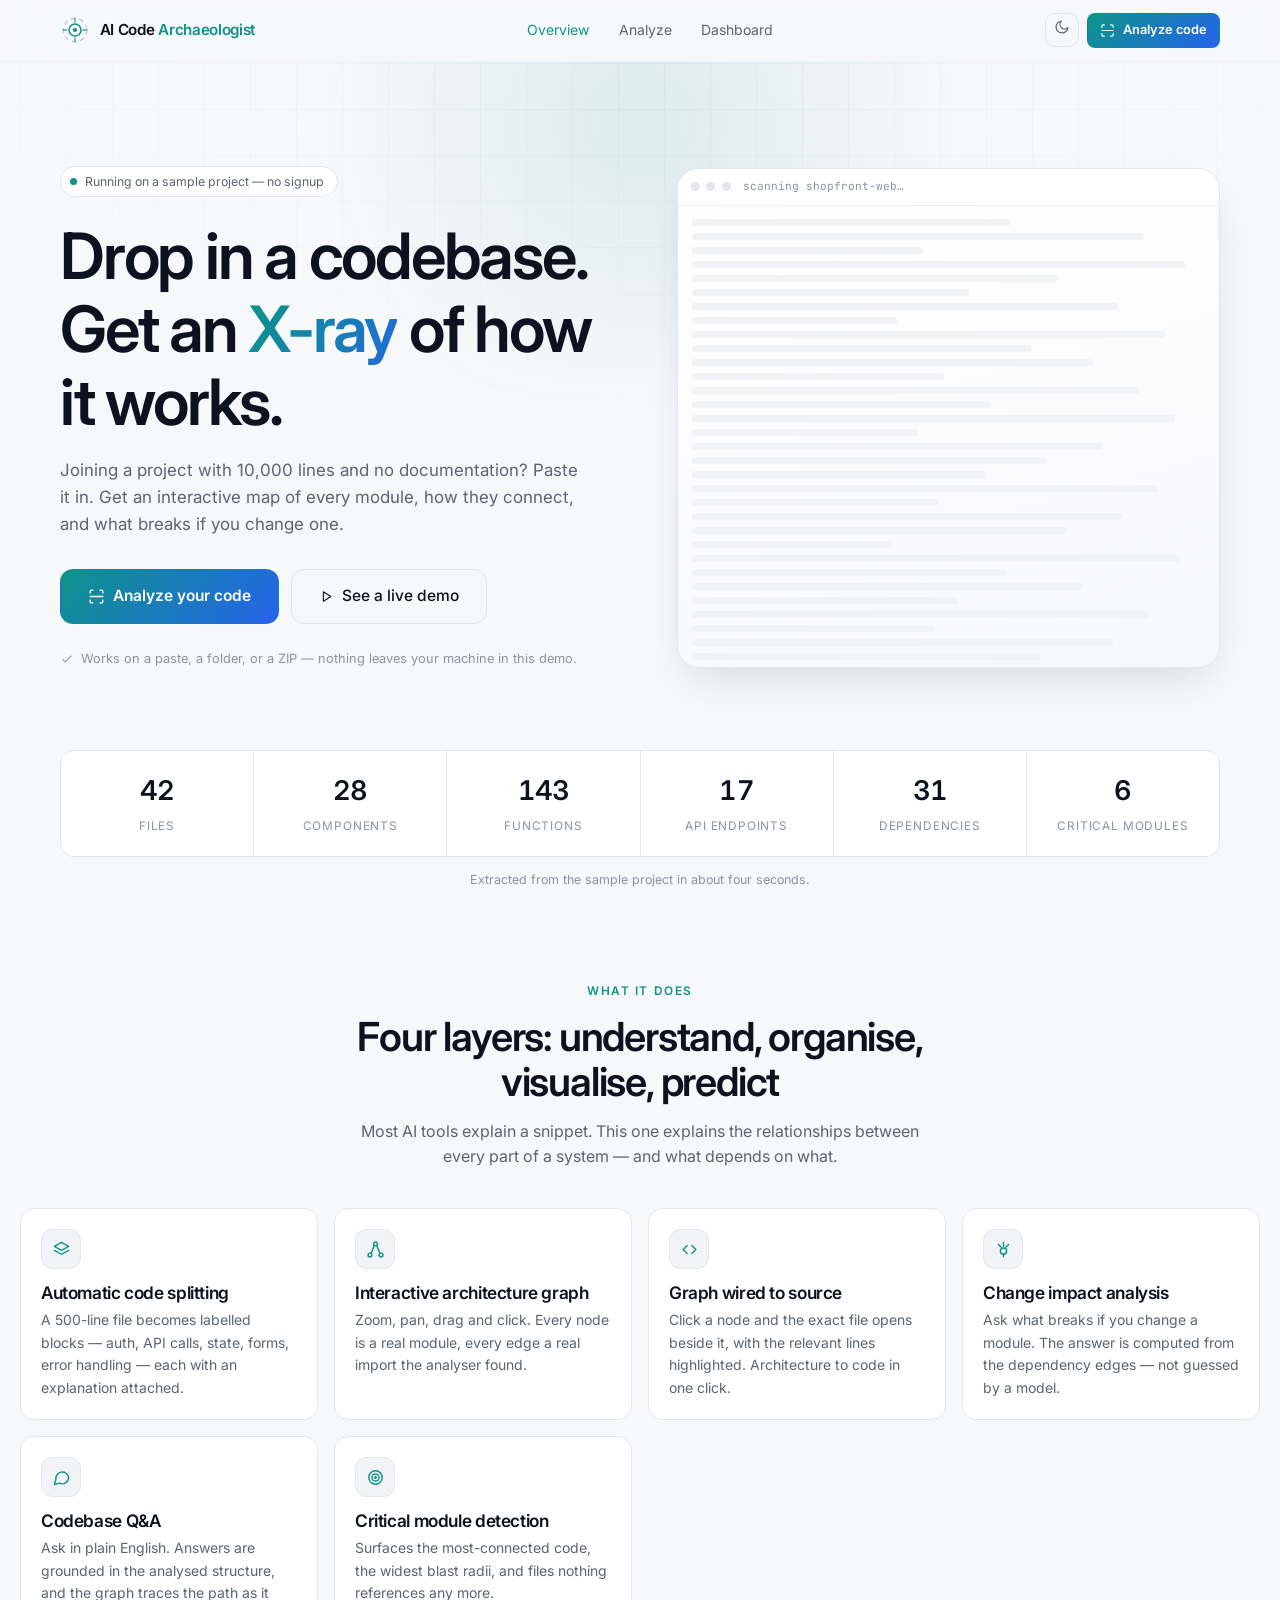
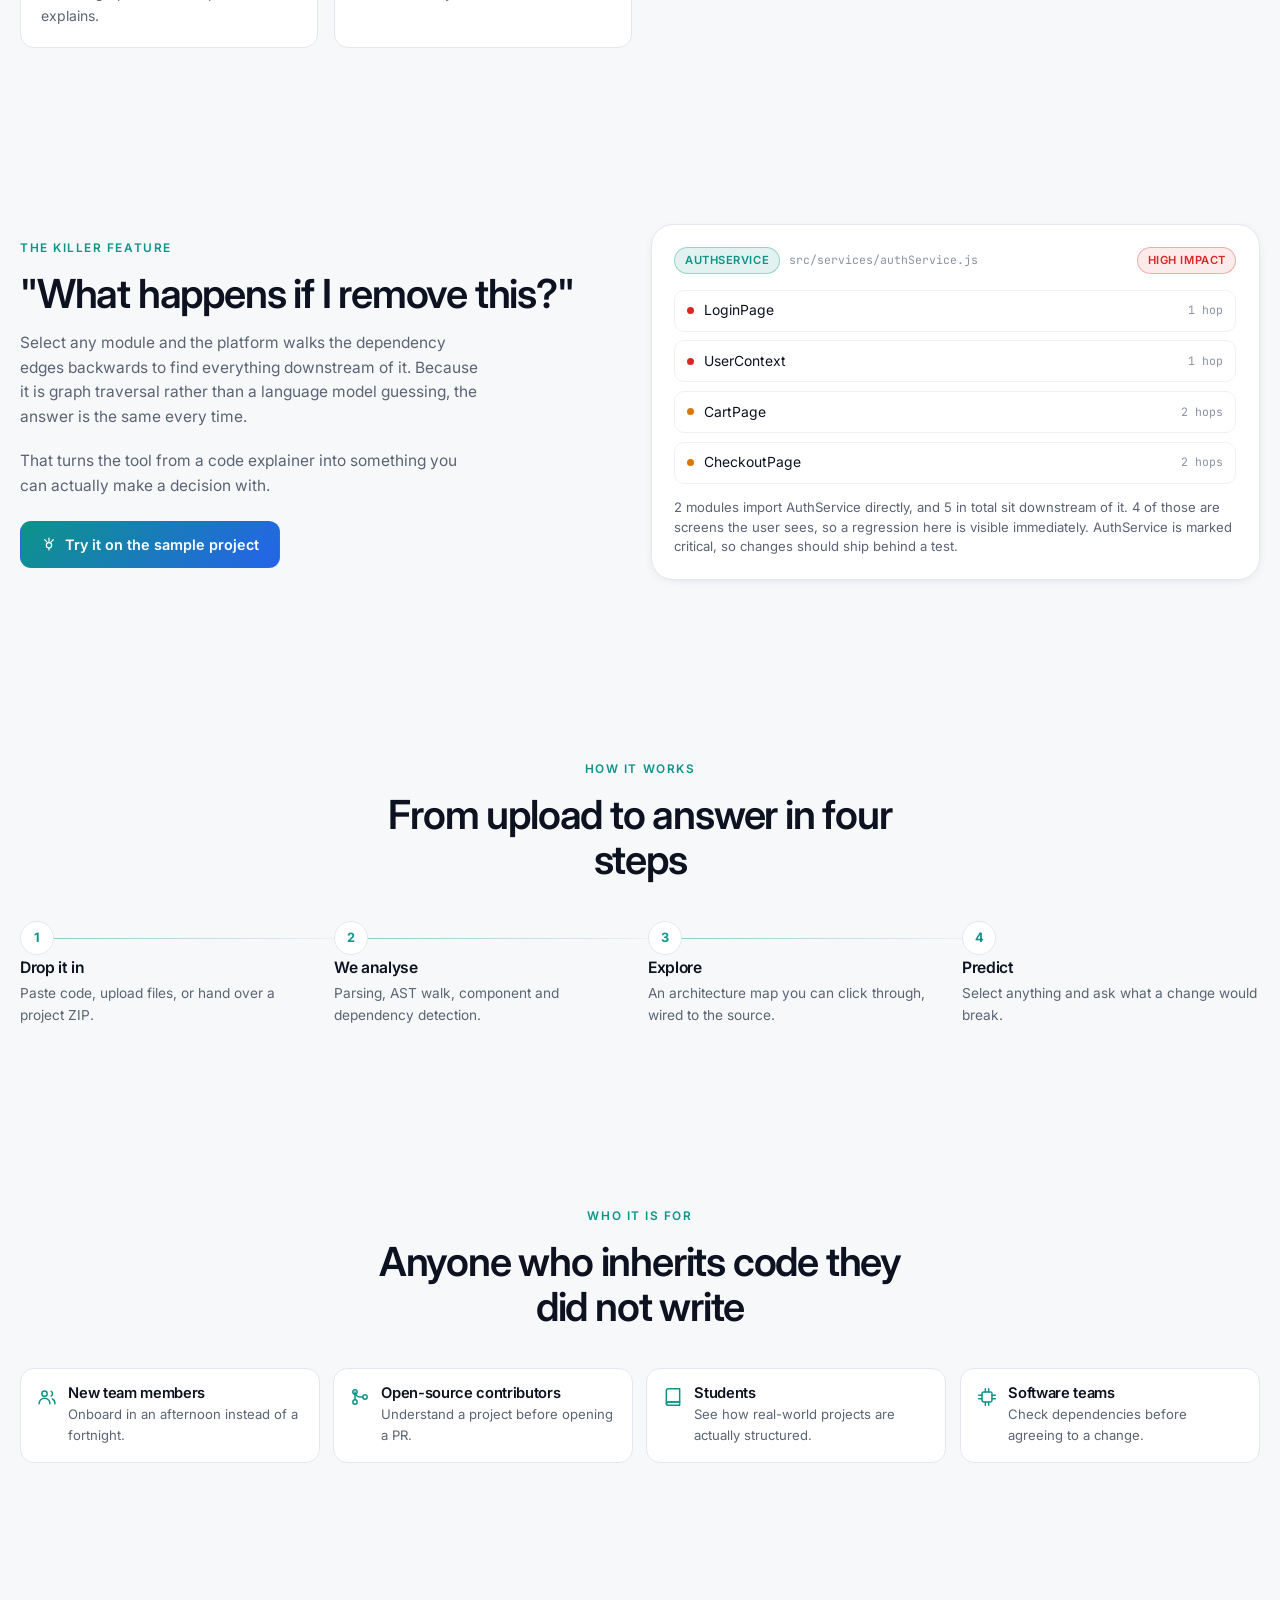
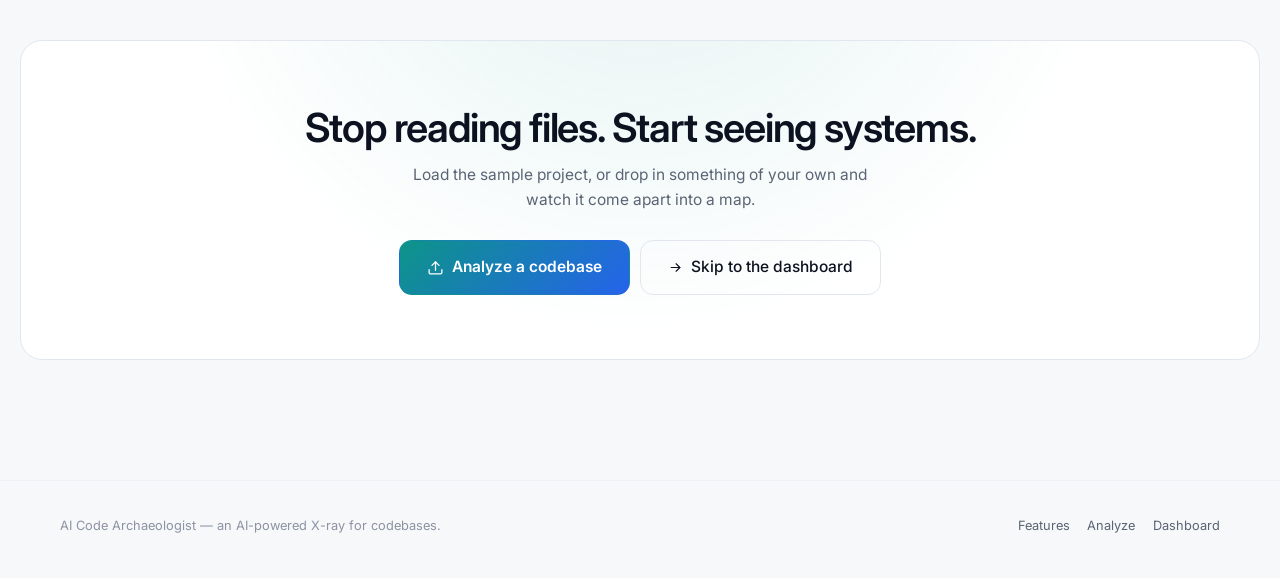
<file: index.html>
<!DOCTYPE html>
<html lang="en" data-theme="dark">
<head>
<meta charset="UTF-8">
<meta name="viewport" content="width=device-width, initial-scale=1">
<title>AI Code Archaeologist — Drop in a codebase. Get an X-ray of how it works.</title>
<meta name="description" content="AI Code Archaeologist turns an unfamiliar codebase into an interactive architecture map — and tells you what breaks if you change it.">
<link rel="icon" href="brand/mark.svg">
<link rel="preconnect" href="https://fonts.googleapis.com">
<link rel="preconnect" href="https://fonts.gstatic.com" crossorigin>
<link href="https://fonts.googleapis.com/css2?family=Inter:wght@400;500;600;700&family=JetBrains+Mono:wght@400;500&display=swap" rel="stylesheet">
<link rel="stylesheet" href="styles/base.css">
<link rel="stylesheet" href="styles/components.css">
<link rel="stylesheet" href="styles/pages.css">
<script>
  (function () {
    var t; try { t = localStorage.getItem('aca-theme'); } catch (e) {}
    if (!t) t = window.matchMedia('(prefers-color-scheme: light)').matches ? 'light' : 'dark';
    document.documentElement.setAttribute('data-theme', t);
  })();
</script>
</head>
<body>
  <a class="skip-link" href="#main">Skip to content</a>
  <div id="nav-root"></div>
  <main id="main" tabindex="-1"></main>
  <div id="toast-root" class="toast-root" role="status" aria-live="polite"></div>
  <script type="module" src="js/app.js"></script>
</body>
</html>
</file>
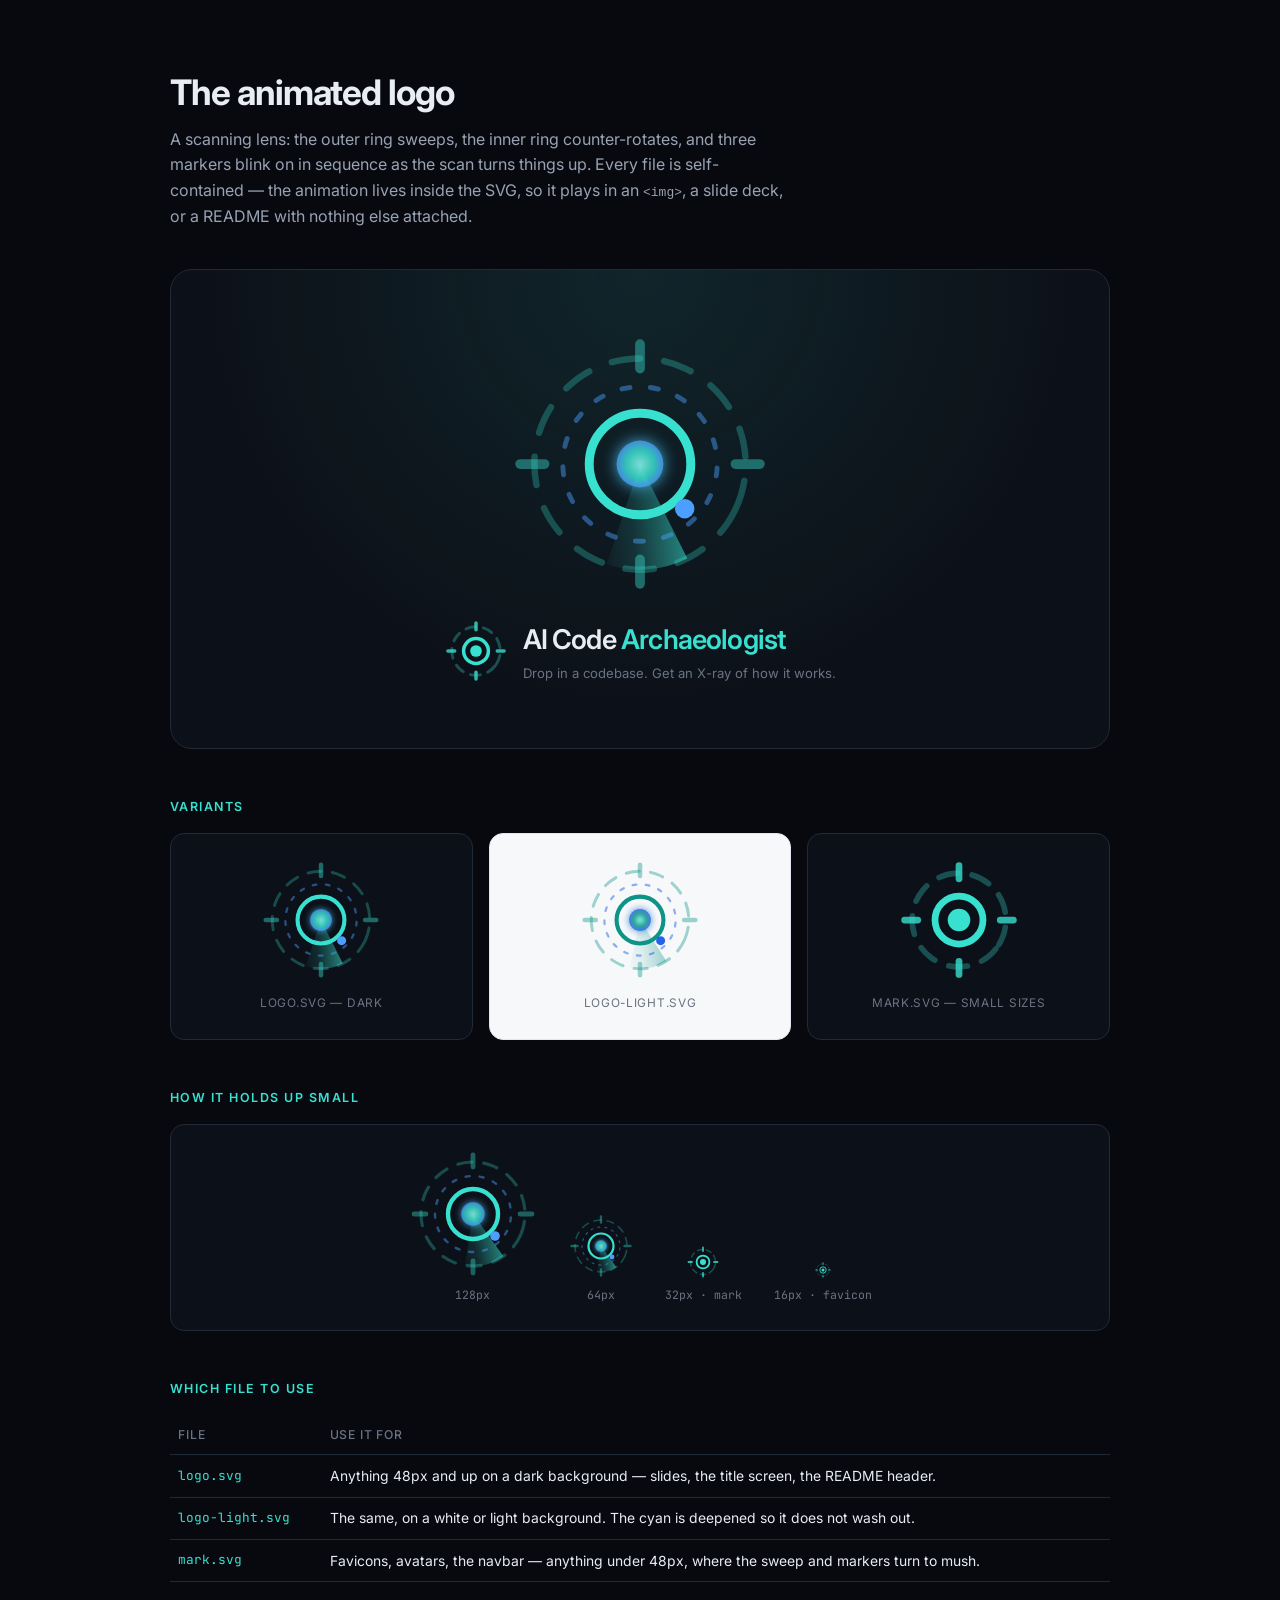
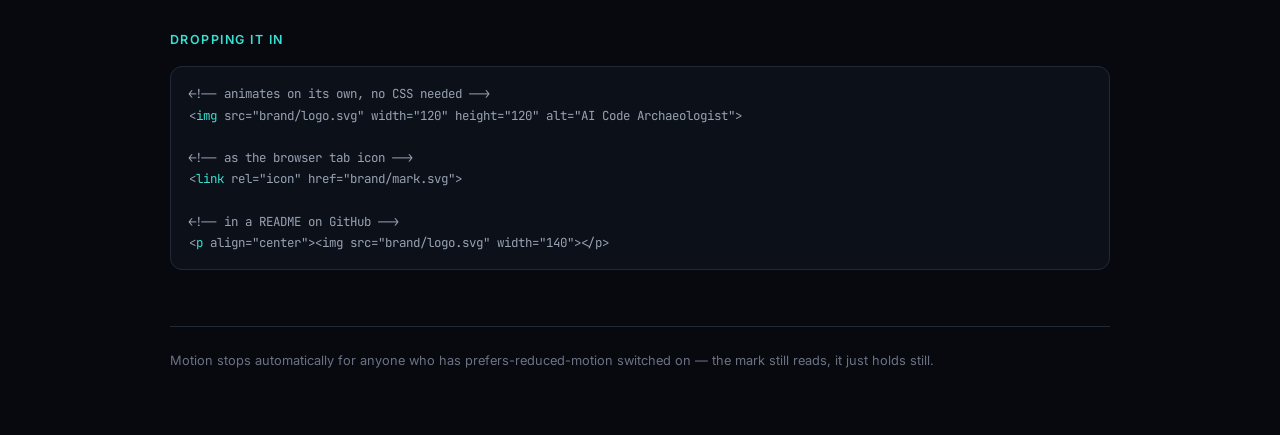
<file: brand/index.html>
<!DOCTYPE html>
<html lang="en">
<head>
<meta charset="UTF-8">
<meta name="viewport" content="width=device-width, initial-scale=1">
<title>AI Code Archaeologist — logo</title>
<link rel="icon" href="mark.svg">
<link rel="preconnect" href="https://fonts.googleapis.com">
<link rel="preconnect" href="https://fonts.gstatic.com" crossorigin>
<link href="https://fonts.googleapis.com/css2?family=Inter:wght@400;500;600;700&family=JetBrains+Mono:wght@400&display=swap" rel="stylesheet">
<style>
  :root {
    --bg: #07090f; --bg-1: #0c1018; --line: #222a37;
    --text: #e8ecf3; --dim: #98a2b3; --faint: #6b7383;
    --accent: #38e0d0; --accent-2: #4d9fff;
  }
  * { box-sizing: border-box; }
  body {
    margin: 0; background: var(--bg); color: var(--text);
    font-family: Inter, -apple-system, "Segoe UI", sans-serif;
    line-height: 1.6; padding: clamp(1.5rem, 5vw, 4rem);
  }
  .wrap { max-width: 940px; margin: 0 auto; }
  h1 { font-size: clamp(1.6rem, 4vw, 2.2rem); letter-spacing: -.03em; margin: 0 0 .4rem; }
  h2 {
    font-size: .78rem; font-weight: 600; letter-spacing: .12em;
    text-transform: uppercase; color: var(--accent);
    margin: 3rem 0 1rem;
  }
  p.lede { color: var(--dim); margin: 0 0 2.5rem; max-width: 62ch; }

  .hero {
    display: grid; place-items: center; gap: 1.5rem;
    padding: clamp(2rem, 6vw, 4rem);
    border: 1px solid var(--line); border-radius: 22px;
    background: radial-gradient(700px circle at 50% 0%, rgba(56,224,208,.10), transparent 65%), var(--bg-1);
  }
  .hero img { width: min(260px, 60vw); height: auto; }

  .lockup { display: flex; align-items: center; gap: 1rem; }
  .lockup img { width: 62px; height: 62px; }
  .lockup .name { font-size: 1.7rem; font-weight: 600; letter-spacing: -.03em; }
  .lockup .name b { color: var(--accent); font-weight: 600; }
  .lockup .tag { font-size: .82rem; color: var(--faint); margin-top: .1rem; }

  .grid { display: grid; grid-template-columns: repeat(auto-fit, minmax(190px, 1fr)); gap: 1rem; }
  .card {
    display: grid; place-items: center; gap: .9rem;
    padding: 1.6rem 1rem;
    border: 1px solid var(--line); border-radius: 14px; background: var(--bg-1);
  }
  .card.light { background: #f7f8fa; border-color: #e2e6ee; }
  .card .label { font-size: .74rem; color: var(--faint); letter-spacing: .06em; text-transform: uppercase; }
  .card.light .label { color: #6b7280; }

  .sizes { display: flex; align-items: flex-end; gap: 2rem; flex-wrap: wrap; padding: 1.6rem; }
  .sizes figure { margin: 0; display: grid; justify-items: center; gap: .5rem; }
  .sizes figcaption { font-size: .72rem; color: var(--faint); font-family: "JetBrains Mono", monospace; }

  pre {
    margin: 0; padding: 1rem 1.1rem; overflow-x: auto;
    border: 1px solid var(--line); border-radius: 12px; background: var(--bg-1);
    font-family: "JetBrains Mono", monospace; font-size: .78rem; line-height: 1.7;
    color: var(--dim);
  }
  pre b { color: var(--accent); font-weight: 400; }
  table { width: 100%; border-collapse: collapse; font-size: .87rem; }
  td, th { text-align: left; padding: .6rem .5rem; border-bottom: 1px solid var(--line); }
  th { color: var(--faint); font-weight: 500; font-size: .76rem; text-transform: uppercase; letter-spacing: .07em; }
  td.mono { font-family: "JetBrains Mono", monospace; font-size: .8rem; color: var(--accent); }
  footer { margin-top: 3.5rem; padding-top: 1.5rem; border-top: 1px solid var(--line); color: var(--faint); font-size: .8rem; }
</style>
</head>
<body>
<div class="wrap">

  <h1>The animated logo</h1>
  <p class="lede">
    A scanning lens: the outer ring sweeps, the inner ring counter-rotates, and three
    markers blink on in sequence as the scan turns things up. Every file is
    self-contained — the animation lives inside the SVG, so it plays in an
    <code>&lt;img&gt;</code>, a slide deck, or a README with nothing else attached.
  </p>

  <div class="hero">
    <img src="logo.svg" alt="AI Code Archaeologist logo, animated">
    <div class="lockup">
      <img src="mark.svg" alt="">
      <div>
        <div class="name">AI Code <b>Archaeologist</b></div>
        <div class="tag">Drop in a codebase. Get an X-ray of how it works.</div>
      </div>
    </div>
  </div>

  <h2>Variants</h2>
  <div class="grid">
    <div class="card">
      <img src="logo.svg" width="120" height="120" alt="Full mark on dark">
      <span class="label">logo.svg — dark</span>
    </div>
    <div class="card light">
      <img src="logo-light.svg" width="120" height="120" alt="Full mark on light">
      <span class="label">logo-light.svg</span>
    </div>
    <div class="card">
      <img src="mark.svg" width="120" height="120" alt="Simplified mark">
      <span class="label">mark.svg — small sizes</span>
    </div>
  </div>

  <h2>How it holds up small</h2>
  <div class="card sizes" style="justify-content:center">
    <figure><img src="logo.svg" width="128" height="128" alt=""><figcaption>128px</figcaption></figure>
    <figure><img src="logo.svg" width="64" height="64" alt=""><figcaption>64px</figcaption></figure>
    <figure><img src="mark.svg" width="32" height="32" alt=""><figcaption>32px · mark</figcaption></figure>
    <figure><img src="mark.svg" width="16" height="16" alt=""><figcaption>16px · favicon</figcaption></figure>
  </div>

  <h2>Which file to use</h2>
  <table>
    <tr><th>File</th><th>Use it for</th></tr>
    <tr><td class="mono">logo.svg</td><td>Anything 48px and up on a dark background — slides, the title screen, the README header.</td></tr>
    <tr><td class="mono">logo-light.svg</td><td>The same, on a white or light background. The cyan is deepened so it does not wash out.</td></tr>
    <tr><td class="mono">mark.svg</td><td>Favicons, avatars, the navbar — anything under 48px, where the sweep and markers turn to mush.</td></tr>
  </table>

  <h2>Dropping it in</h2>
  <pre>&lt;!-- animates on its own, no CSS needed --&gt;
&lt;<b>img</b> src="brand/logo.svg" width="120" height="120" alt="AI Code Archaeologist"&gt;

&lt;!-- as the browser tab icon --&gt;
&lt;<b>link</b> rel="icon" href="brand/mark.svg"&gt;

&lt;!-- in a README on GitHub --&gt;
&lt;<b>p</b> align="center"&gt;&lt;img src="brand/logo.svg" width="140"&gt;&lt;/p&gt;</pre>

  <footer>
    Motion stops automatically for anyone who has <span class="mono">prefers-reduced-motion</span>
    switched on — the mark still reads, it just holds still.
  </footer>

</div>
</body>
</html>
</file>
<file: styles/base.css>
/* ======================================================================
   base.css — design tokens, reset, typography, motion primitives
   ====================================================================== */

:root {
  /* surfaces */
  --bg:          #07090f;
  --bg-1:        #0c1018;
  --bg-2:        #11161f;
  --bg-3:        #171d28;
  --line:        #222a37;
  --line-soft:   #1a212c;

  /* text */
  --text:        #e8ecf3;
  --text-dim:    #98a2b3;
  --text-faint:  #6b7383;

  /* brand — "x-ray" cyan */
  --accent:      #38e0d0;
  --accent-2:    #4d9fff;
  --accent-ink:  #041613;
  --accent-glow: rgba(56, 224, 208, .16);

  /* semantic — impact levels */
  --high:        #ff5d5d;
  --med:         #ffb63d;
  --low:         #4ade80;
  --high-bg:     rgba(255, 93, 93, .12);
  --med-bg:      rgba(255, 182, 61, .12);
  --low-bg:      rgba(74, 222, 128, .12);

  /* layer colors — graph nodes */
  --layer-ui:    #4d9fff;
  --layer-logic: #a78bfa;
  --layer-api:   #38e0d0;
  --layer-data:  #f59e0b;
  --layer-other: #8b93a3;

  --radius:    14px;
  --radius-sm: 9px;
  --radius-lg: 22px;

  --shadow:    0 18px 50px -12px rgba(0, 0, 0, .7);
  --shadow-sm: 0 4px 18px -6px rgba(0, 0, 0, .5);

  --ease:      cubic-bezier(.22, 1, .36, 1);
  --ease-soft: cubic-bezier(.4, 0, .2, 1);

  --nav-h: 62px;
  --maxw: 1240px;
}

[data-theme="light"] {
  --bg:          #f7f8fa;
  --bg-1:        #ffffff;
  --bg-2:        #ffffff;
  --bg-3:        #f1f3f7;
  --line:        #e2e6ee;
  --line-soft:   #edf0f5;

  --text:        #0d1220;
  --text-dim:    #5b6474;
  --text-faint:  #8b93a3;

  --accent:      #0d9488;
  --accent-2:    #2563eb;
  --accent-ink:  #ffffff;
  --accent-glow: rgba(13, 148, 136, .12);

  --high:        #dc2626;
  --med:         #d97706;
  --low:         #16a34a;
  --high-bg:     rgba(220, 38, 38, .09);
  --med-bg:      rgba(217, 119, 6, .09);
  --low-bg:      rgba(22, 163, 74, .09);

  --layer-ui:    #2563eb;
  --layer-logic: #7c3aed;
  --layer-api:   #0d9488;
  --layer-data:  #d97706;
  --layer-other: #6b7280;

  --shadow:    0 18px 44px -16px rgba(15, 23, 42, .18);
  --shadow-sm: 0 3px 14px -6px rgba(15, 23, 42, .14);
}

/* ---- reset ----------------------------------------------------------- */
*, *::before, *::after { box-sizing: border-box; }

html { scroll-behavior: smooth; }

body {
  margin: 0;
  background: var(--bg);
  color: var(--text);
  font-family: Inter, -apple-system, BlinkMacSystemFont, "Segoe UI", sans-serif;
  font-size: 15.5px;
  line-height: 1.6;
  -webkit-font-smoothing: antialiased;
  overflow-x: hidden;
  transition: background .35s var(--ease-soft), color .35s var(--ease-soft);
}

h1, h2, h3, h4 { margin: 0; font-weight: 600; letter-spacing: -.022em; line-height: 1.14; }
h1 { font-size: clamp(2.3rem, 5.4vw, 4rem); letter-spacing: -.035em; }
h2 { font-size: clamp(1.7rem, 3.4vw, 2.5rem); letter-spacing: -.03em; }
h3 { font-size: 1.08rem; }
p  { margin: 0; }
a  { color: inherit; text-decoration: none; }
button, input, textarea, select { font: inherit; color: inherit; }
ul, ol { margin: 0; padding: 0; list-style: none; }

code, pre, .mono {
  font-family: "JetBrains Mono", ui-monospace, SFMono-Regular, Menlo, monospace;
  font-size: .82rem;
  font-variant-ligatures: none;
}

::selection { background: var(--accent); color: var(--accent-ink); }

:focus-visible {
  outline: 2px solid var(--accent);
  outline-offset: 3px;
  border-radius: 4px;
}

.skip-link {
  position: absolute;
  left: -9999px;
  top: .5rem;
  z-index: 999;
  padding: .6rem 1rem;
  background: var(--accent);
  color: var(--accent-ink);
  border-radius: var(--radius-sm);
  font-weight: 600;
}
.skip-link:focus { left: .5rem; }

#main { outline: none; }

/* ---- scrollbars ------------------------------------------------------ */
* { scrollbar-width: thin; scrollbar-color: var(--line) transparent; }
*::-webkit-scrollbar { width: 9px; height: 9px; }
*::-webkit-scrollbar-track { background: transparent; }
*::-webkit-scrollbar-thumb {
  background: var(--line);
  border-radius: 99px;
  border: 2px solid transparent;
  background-clip: content-box;
}
*::-webkit-scrollbar-thumb:hover { background: var(--text-faint); background-clip: content-box; }

/* ---- layout helpers -------------------------------------------------- */
.wrap { width: 100%; max-width: var(--maxw); margin: 0 auto; padding: 0 clamp(1.1rem, 4vw, 2.5rem); }
.narrow { max-width: 900px; }
.center { text-align: center; }
.dim { color: var(--text-dim); }
.faint { color: var(--text-faint); }
.row { display: flex; align-items: center; gap: .6rem; }
.spread { display: flex; align-items: center; justify-content: space-between; gap: 1rem; }
.sr-only {
  position: absolute; width: 1px; height: 1px; padding: 0; margin: -1px;
  overflow: hidden; clip: rect(0 0 0 0); white-space: nowrap; border: 0;
}

/* ---- motion primitives ----------------------------------------------- */
@keyframes fade-up   { from { opacity: 0; transform: translateY(18px); } to { opacity: 1; transform: none; } }
@keyframes fade-in   { from { opacity: 0; } to { opacity: 1; } }
@keyframes scale-in  { from { opacity: 0; transform: scale(.96); } to { opacity: 1; transform: none; } }
@keyframes slide-left{ from { opacity: 0; transform: translateX(22px); } to { opacity: 1; transform: none; } }
@keyframes pulse-ring{
  0%   { box-shadow: 0 0 0 0 var(--accent-glow); }
  70%  { box-shadow: 0 0 0 12px transparent; }
  100% { box-shadow: 0 0 0 0 transparent; }
}
@keyframes spin { to { transform: rotate(360deg); } }
@keyframes dash-flow { to { stroke-dashoffset: -1000; } }
@keyframes float {
  0%, 100% { transform: translateY(0); }
  50%      { transform: translateY(-7px); }
}
@keyframes shimmer {
  0%   { background-position: -420px 0; }
  100% { background-position: 420px 0; }
}
@keyframes blink { 0%, 100% { opacity: 1; } 50% { opacity: 0; } }

.anim-fade-up  { animation: fade-up .62s var(--ease) both; }
.anim-fade-in  { animation: fade-in .5s var(--ease-soft) both; }
.anim-scale-in { animation: scale-in .45s var(--ease) both; }

/* scroll-reveal — driven by IntersectionObserver in js/lib/reveal.js */
[data-reveal] {
  opacity: 0;
  transform: translateY(20px);
  transition: opacity .7s var(--ease), transform .7s var(--ease);
  will-change: opacity, transform;
}
[data-reveal].in { opacity: 1; transform: none; }

/* page transition */
.page { animation: fade-up .5s var(--ease) both; }
.page-leave { animation: fade-in .18s reverse both; }

@media (prefers-reduced-motion: reduce) {
  html { scroll-behavior: auto; }
  *, *::before, *::after {
    animation-duration: .001ms !important;
    animation-iteration-count: 1 !important;
    transition-duration: .001ms !important;
  }
  [data-reveal] { opacity: 1; transform: none; }
}
</file>
<file: styles/components.css>
/* ======================================================================
   components.css — navbar, buttons, cards, badges, panels, chat, toast
   ====================================================================== */

/* ---- navbar ---------------------------------------------------------- */
.nav {
  position: sticky; top: 0; z-index: 50;
  height: var(--nav-h);
  display: flex; align-items: center;
  background: color-mix(in srgb, var(--bg) 76%, transparent);
  backdrop-filter: blur(16px) saturate(160%);
  border-bottom: 1px solid var(--line-soft);
  transition: border-color .3s, background .3s;
}
.nav.scrolled { border-bottom-color: var(--line); background: color-mix(in srgb, var(--bg) 92%, transparent); }
.nav .wrap { display: flex; align-items: center; justify-content: space-between; gap: 1rem; }

.logo { display: flex; align-items: center; gap: .6rem; font-weight: 600; letter-spacing: -.02em; }
.logo svg { flex: none; }
.logo .ring { transform-origin: 16px 16px; animation: spin 14s linear infinite; }
.logo .beam { animation: blink 2.6s var(--ease-soft) infinite; }
.logo-text { font-size: .95rem; white-space: nowrap; }
.logo-text b { color: var(--accent); font-weight: 600; }

.nav-links { display: flex; align-items: center; gap: .25rem; }
.nav-link {
  padding: .45rem .8rem;
  border-radius: 99px;
  font-size: .875rem;
  color: var(--text-dim);
  transition: color .2s, background .2s;
}
.nav-link:hover { color: var(--text); background: var(--bg-2); }
.nav-link.active { color: var(--accent); }

.nav-actions { display: flex; align-items: center; gap: .5rem; }

.icon-btn {
  width: 34px; height: 34px;
  display: grid; place-items: center;
  border: 1px solid var(--line);
  border-radius: 10px;
  background: transparent;
  color: var(--text-dim);
  cursor: pointer;
  transition: color .2s, border-color .2s, background .2s, transform .15s var(--ease);
}
.icon-btn:hover { color: var(--text); border-color: var(--text-faint); background: var(--bg-2); }
.icon-btn:active { transform: scale(.93); }

/* ---- buttons --------------------------------------------------------- */
.btn {
  position: relative;
  display: inline-flex; align-items: center; justify-content: center; gap: .5rem;
  padding: .68rem 1.25rem;
  border: 1px solid var(--line);
  border-radius: 11px;
  background: var(--bg-2);
  font-size: .9rem; font-weight: 500;
  cursor: pointer;
  white-space: nowrap;
  transition: transform .16s var(--ease), background .2s, border-color .2s, box-shadow .25s, opacity .2s;
}
.btn:hover { transform: translateY(-2px); border-color: var(--text-faint); }
.btn:active { transform: translateY(0) scale(.985); }
.btn:disabled { opacity: .45; cursor: not-allowed; transform: none; }

.btn-primary {
  background: linear-gradient(135deg, var(--accent), var(--accent-2));
  border-color: transparent;
  color: var(--accent-ink);
  font-weight: 600;
}
.btn-primary:hover { box-shadow: 0 10px 30px -8px var(--accent-glow), 0 0 0 1px var(--accent); }
.btn-ghost { background: transparent; }
.btn-ghost:hover { background: var(--bg-2); }
.btn-lg { padding: .88rem 1.7rem; font-size: .97rem; border-radius: 13px; }
.btn-sm { padding: .4rem .75rem; font-size: .8rem; border-radius: 8px; }
.btn-danger { color: var(--high); border-color: color-mix(in srgb, var(--high) 40%, var(--line)); }
.btn-danger:hover { background: var(--high-bg); }

.btn .spinner {
  width: 14px; height: 14px;
  border: 2px solid color-mix(in srgb, currentColor 30%, transparent);
  border-top-color: currentColor;
  border-radius: 99px;
  animation: spin .7s linear infinite;
}

/* ---- cards ----------------------------------------------------------- */
.card {
  background: var(--bg-1);
  border: 1px solid var(--line);
  border-radius: var(--radius);
  padding: 1.25rem;
  transition: border-color .28s var(--ease), transform .28s var(--ease), box-shadow .28s var(--ease);
}
.card-hover:hover {
  transform: translateY(-4px);
  border-color: color-mix(in srgb, var(--accent) 42%, var(--line));
  box-shadow: var(--shadow-sm);
}

.feature-card { position: relative; overflow: hidden; }
.feature-card::after {
  content: "";
  position: absolute; inset: 0;
  background: radial-gradient(420px circle at var(--mx, 50%) var(--my, 0%), var(--accent-glow), transparent 62%);
  opacity: 0; transition: opacity .35s;
  pointer-events: none;
}
.feature-card:hover::after { opacity: 1; }

.feature-icon {
  width: 40px; height: 40px;
  display: grid; place-items: center;
  border-radius: 11px;
  background: var(--bg-3);
  border: 1px solid var(--line);
  color: var(--accent);
  margin-bottom: .9rem;
  transition: transform .3s var(--ease), background .3s;
}
.card-hover:hover .feature-icon { transform: scale(1.08) rotate(-4deg); }

/* ---- badges & chips -------------------------------------------------- */
.badge {
  display: inline-flex; align-items: center; gap: .35rem;
  padding: .2rem .6rem;
  border-radius: 99px;
  font-size: .7rem; font-weight: 600;
  letter-spacing: .05em; text-transform: uppercase;
  border: 1px solid var(--line);
  color: var(--text-dim);
  white-space: nowrap;
}
.badge-high { color: var(--high); background: var(--high-bg); border-color: color-mix(in srgb, var(--high) 32%, transparent); }
.badge-med  { color: var(--med);  background: var(--med-bg);  border-color: color-mix(in srgb, var(--med) 32%, transparent); }
.badge-low  { color: var(--low);  background: var(--low-bg);  border-color: color-mix(in srgb, var(--low) 32%, transparent); }
.badge-accent { color: var(--accent); background: var(--accent-glow); border-color: color-mix(in srgb, var(--accent) 34%, transparent); }

.dot { width: 7px; height: 7px; border-radius: 99px; background: currentColor; flex: none; }
.dot-live { animation: pulse-ring 2s infinite; }

.chip {
  display: inline-flex; align-items: center; gap: .35rem;
  padding: .28rem .68rem;
  border: 1px solid var(--line);
  border-radius: 99px;
  background: var(--bg-2);
  font-size: .78rem;
  color: var(--text-dim);
  cursor: pointer;
  transition: color .2s, border-color .2s, background .2s, transform .15s var(--ease);
}
.chip:hover { color: var(--text); border-color: var(--accent); transform: translateY(-1px); }
.chip.active { color: var(--accent-ink); background: var(--accent); border-color: var(--accent); }

/* ---- panels (dashboard) ---------------------------------------------- */
.panel {
  display: flex; flex-direction: column;
  min-height: 0;
  background: var(--bg-1);
  border: 1px solid var(--line);
  border-radius: var(--radius);
  overflow: hidden;
}
.panel-head {
  display: flex; align-items: center; justify-content: space-between; gap: .6rem;
  padding: .62rem .85rem;
  border-bottom: 1px solid var(--line-soft);
  background: var(--bg-2);
  flex: none;
}
.panel-title {
  display: flex; align-items: center; gap: .45rem;
  font-size: .78rem; font-weight: 600;
  letter-spacing: .07em; text-transform: uppercase;
  color: var(--text-dim);
}
.panel-body { flex: 1; min-height: 0; overflow: auto; padding: .85rem; }
.panel-body.flush { padding: 0; }

/* ---- tabs ------------------------------------------------------------ */
.tabs { display: flex; gap: .2rem; padding: .25rem; background: var(--bg-3); border-radius: 10px; }
.tab {
  position: relative;
  padding: .4rem .8rem;
  border: 0; border-radius: 8px;
  background: transparent;
  font-size: .82rem; font-weight: 500;
  color: var(--text-dim);
  cursor: pointer;
  transition: color .2s, background .25s var(--ease);
}
.tab:hover { color: var(--text); }
.tab.active { color: var(--text); background: var(--bg-1); box-shadow: var(--shadow-sm); }

/* ---- inputs ---------------------------------------------------------- */
.input, .select, .textarea {
  width: 100%;
  padding: .6rem .8rem;
  background: var(--bg-2);
  border: 1px solid var(--line);
  border-radius: 10px;
  font-size: .875rem;
  transition: border-color .2s, box-shadow .2s, background .2s;
}
.input:focus, .select:focus, .textarea:focus {
  outline: none;
  border-color: var(--accent);
  box-shadow: 0 0 0 3px var(--accent-glow);
}
.input::placeholder, .textarea::placeholder { color: var(--text-faint); }
.select { cursor: pointer; appearance: none; padding-right: 2rem;
  background-image: linear-gradient(45deg, transparent 50%, currentColor 50%), linear-gradient(135deg, currentColor 50%, transparent 50%);
  background-position: calc(100% - 15px) 52%, calc(100% - 10px) 52%;
  background-size: 5px 5px, 5px 5px;
  background-repeat: no-repeat;
}
.search-wrap { position: relative; }
.search-wrap svg { position: absolute; left: .62rem; top: 50%; transform: translateY(-50%); color: var(--text-faint); pointer-events: none; }
.search-wrap .input { padding-left: 2rem; }

/* ---- toast ----------------------------------------------------------- */
.toast-root {
  position: fixed; bottom: 1.4rem; left: 50%;
  transform: translateX(-50%);
  z-index: 200;
  display: flex; flex-direction: column; gap: .5rem;
  pointer-events: none;
}
.toast {
  display: flex; align-items: center; gap: .6rem;
  padding: .68rem 1.05rem;
  background: var(--bg-3);
  border: 1px solid var(--line);
  border-radius: 11px;
  box-shadow: var(--shadow);
  font-size: .86rem;
  animation: fade-up .35s var(--ease) both;
}
.toast.out { animation: fade-in .25s reverse both; }
.toast .dot { background: var(--accent); }

/* ---- tooltip --------------------------------------------------------- */
[data-tip] { position: relative; }
[data-tip]::after {
  content: attr(data-tip);
  position: absolute; bottom: calc(100% + 8px); left: 50%;
  transform: translateX(-50%) translateY(4px);
  padding: .3rem .55rem;
  background: var(--bg-3);
  border: 1px solid var(--line);
  border-radius: 7px;
  font-size: .72rem;
  color: var(--text-dim);
  white-space: nowrap;
  opacity: 0; pointer-events: none;
  transition: opacity .18s, transform .18s var(--ease);
  z-index: 60;
}
[data-tip]:hover::after { opacity: 1; transform: translateX(-50%) translateY(0); }

/* ---- skeleton -------------------------------------------------------- */
.skeleton {
  background: linear-gradient(90deg, var(--bg-2) 25%, var(--bg-3) 50%, var(--bg-2) 75%);
  background-size: 420px 100%;
  animation: shimmer 1.3s infinite linear;
  border-radius: 7px;
}

/* ---- empty state ----------------------------------------------------- */
.empty {
  display: grid; place-items: center; gap: .6rem;
  height: 100%; min-height: 180px;
  padding: 1.5rem;
  text-align: center;
  color: var(--text-faint);
}
.empty svg { opacity: .5; }
.empty p { font-size: .85rem; max-width: 30ch; }

/* ---- code display ---------------------------------------------------- */
.code-view { display: flex; font-size: .78rem; line-height: 1.65; }
.gutter {
  flex: none;
  padding: .8rem .55rem .8rem .8rem;
  text-align: right;
  color: var(--text-faint);
  background: var(--bg-2);
  border-right: 1px solid var(--line-soft);
  user-select: none;
}
.gutter span { display: block; }
.gutter span.hl { color: var(--accent); font-weight: 600; }
.code-lines { flex: 1; padding: .8rem 0; overflow-x: auto; }
.code-lines .cl { padding: 0 .9rem; white-space: pre; transition: background .3s; }
.code-lines .cl.hl {
  background: var(--accent-glow);
  box-shadow: inset 2px 0 0 var(--accent);
}
/* syntax tokens */
.t-key { color: #c792ea; } .t-str { color: #c3e88d; } .t-num { color: #f78c6c; }
.t-com { color: var(--text-faint); font-style: italic; } .t-fn  { color: #82aaff; }
.t-op  { color: #89ddff; } .t-pun { color: var(--text-dim); }
[data-theme="light"] .t-key { color: #8b1a9e; } [data-theme="light"] .t-str { color: #1a7f37; }
[data-theme="light"] .t-num { color: #b45309; } [data-theme="light"] .t-fn  { color: #1d4ed8; }
[data-theme="light"] .t-op  { color: #0369a1; }

/* ---- chat ------------------------------------------------------------ */
.chat-log { display: flex; flex-direction: column; gap: .7rem; }
.msg { display: flex; gap: .55rem; max-width: 92%; animation: fade-up .35s var(--ease) both; }
.msg.user { align-self: flex-end; flex-direction: row-reverse; }
.msg-avatar {
  width: 26px; height: 26px; flex: none;
  display: grid; place-items: center;
  border-radius: 8px;
  background: var(--bg-3);
  border: 1px solid var(--line);
  color: var(--accent);
  font-size: .65rem; font-weight: 700;
}
.msg.user .msg-avatar { color: var(--text-dim); }
.msg-bubble {
  padding: .58rem .8rem;
  border-radius: 12px;
  background: var(--bg-2);
  border: 1px solid var(--line-soft);
  font-size: .855rem;
  line-height: 1.55;
}
.msg.user .msg-bubble { background: var(--accent-glow); border-color: color-mix(in srgb, var(--accent) 28%, transparent); }
.msg-bubble pre {
  margin: .5rem 0 0;
  padding: .55rem .7rem;
  background: var(--bg);
  border: 1px solid var(--line-soft);
  border-radius: 8px;
  overflow-x: auto;
  color: var(--accent);
}
.msg-bubble strong { color: var(--text); font-weight: 600; }
.caret { display: inline-block; width: 7px; height: 14px; background: var(--accent); vertical-align: -2px; animation: blink 1s steps(1) infinite; }

.typing { display: inline-flex; gap: 3px; align-items: center; padding: .2rem 0; }
.typing i { width: 5px; height: 5px; border-radius: 99px; background: var(--text-faint); animation: float 1s infinite; }
.typing i:nth-child(2) { animation-delay: .12s; }
.typing i:nth-child(3) { animation-delay: .24s; }

.chat-input-row { display: flex; gap: .45rem; padding: .6rem; border-top: 1px solid var(--line-soft); background: var(--bg-2); flex: none; }
.chat-suggestions { display: flex; gap: .35rem; flex-wrap: wrap; padding: .55rem .6rem 0; }

/* ---- selectable code lines ------------------------------------------- */
.code-lines .cl { cursor: text; }
.code-lines.pickable .cl { cursor: pointer; }
.code-lines.pickable .cl:hover { background: color-mix(in srgb, var(--accent) 9%, transparent); }
.code-lines .cl.picked {
  background: color-mix(in srgb, var(--accent) 17%, transparent);
  box-shadow: inset 2px 0 0 var(--accent);
}
.gutter span.picked { color: var(--accent); font-weight: 600; }

.code-hint {
  display: flex; align-items: center; gap: .4rem;
  padding: .4rem .8rem;
  border-bottom: 1px solid var(--line-soft);
  background: var(--bg-2);
  font-size: .74rem;
  color: var(--text-faint);
}

/* the explanation, shown in the right-hand panel */
.ex-head {
  display: flex; align-items: center; gap: .5rem;
  margin-bottom: .8rem;
}
.ex-back {
  border: 1px solid var(--line); background: var(--bg-2); color: var(--text-dim);
  border-radius: 8px; padding: .25rem .55rem; font-size: .76rem; cursor: pointer;
  transition: color .2s, border-color .2s;
}
.ex-back:hover { color: var(--text); border-color: var(--text-faint); }
.ex-summary {
  padding: .75rem .9rem;
  margin-bottom: 1rem;
  border: 1px solid color-mix(in srgb, var(--accent) 30%, transparent);
  border-left: 3px solid var(--accent);
  border-radius: 10px;
  background: var(--accent-glow);
  font-size: .88rem;
  line-height: 1.55;
}
.ex-line { display: grid; gap: .3rem; padding: .65rem 0; border-bottom: 1px solid var(--line-soft); }
.ex-line:last-child { border-bottom: 0; }
.ex-code {
  display: block;
  padding: .3rem .5rem;
  border-radius: 6px;
  background: var(--bg-2);
  border: 1px solid var(--line-soft);
  overflow-x: auto;
  white-space: pre;
  font-size: .74rem;
  color: var(--text-dim);
}
.ex-no { font-size: .68rem; color: var(--accent); font-weight: 600; letter-spacing: .06em; }
.ex-say { font-size: .855rem; line-height: 1.5; }
.ex-say.unknown { color: var(--text-faint); font-style: italic; }

/* the right panel header must survive a longer heading */
.dash-right .panel-head { flex-wrap: wrap; row-gap: .4rem; }
.dash-right .panel-title { min-width: 0; }
#nd-actions[hidden] { display: none; }

/* where chat answers come from — stated, not implied */
.chat-source {
  padding: .4rem .7rem;
  border-bottom: 1px solid var(--line-soft);
  background: var(--bg-2);
  font-size: .72rem;
  color: var(--text-faint);
}
.chat-source.on { color: var(--accent); background: var(--accent-glow); }
.chat-source[hidden] { display: none; }
.chat-warn { color: var(--med); font-size: .82rem; line-height: 1.5; }
</file>
<file: styles/pages.css>
/* ======================================================================
   pages.css — landing, code input, analysis dashboard
   ====================================================================== */

/* ======================  LANDING  ====================================== */

.hero {
  position: relative;
  padding: clamp(3.5rem, 9vw, 6.5rem) 0 clamp(3rem, 7vw, 5rem);
  overflow: hidden;
}
.hero-grid {
  position: absolute; inset: -40% -20% auto -20%;
  height: 130%;
  background-image:
    linear-gradient(to right, var(--line-soft) 1px, transparent 1px),
    linear-gradient(to bottom, var(--line-soft) 1px, transparent 1px);
  background-size: 46px 46px;
  mask-image: radial-gradient(ellipse 68% 52% at 50% 32%, #000 12%, transparent 72%);
  -webkit-mask-image: radial-gradient(ellipse 68% 52% at 50% 32%, #000 12%, transparent 72%);
  opacity: .65;
  pointer-events: none;
  animation: fade-in 1.4s var(--ease-soft) both;
}
.hero-glow {
  position: absolute;
  top: -180px; left: 50%; transform: translateX(-50%);
  width: 760px; height: 480px;
  background: radial-gradient(circle, var(--accent-glow), transparent 66%);
  filter: blur(30px);
  pointer-events: none;
}
.hero .wrap { position: relative; }

.hero-inner { display: grid; grid-template-columns: 1.02fr .98fr; gap: clamp(1.5rem, 4vw, 3.2rem); align-items: center; }

.hero h1 { margin-bottom: 1.15rem; max-width: 15ch; }
.hero h1 .grad {
  background: linear-gradient(110deg, var(--accent), var(--accent-2) 62%, var(--accent));
  background-size: 220% auto;
  -webkit-background-clip: text; background-clip: text;
  color: transparent;
  animation: shine 7s linear infinite;
}
@keyframes shine { to { background-position: 220% center; } }

.hero-lede { font-size: 1.06rem; color: var(--text-dim); max-width: 48ch; margin-bottom: 1.9rem; }
.hero-cta { display: flex; flex-wrap: wrap; gap: .7rem; margin-bottom: 1.6rem; }
.hero-note { display: flex; align-items: center; gap: .45rem; font-size: .8rem; color: var(--text-faint); }

.pill-live {
  display: inline-flex; align-items: center; gap: .5rem;
  padding: .3rem .8rem .3rem .55rem;
  margin-bottom: 1.4rem;
  border: 1px solid var(--line);
  border-radius: 99px;
  background: var(--bg-1);
  font-size: .77rem;
  color: var(--text-dim);
}
.pill-live .dot { background: var(--accent); }

/* hero visual: wall-of-code morphing into a graph */
.xray {
  position: relative;
  aspect-ratio: 1 / .92;
  border: 1px solid var(--line);
  border-radius: var(--radius-lg);
  background: linear-gradient(165deg, var(--bg-1), var(--bg));
  box-shadow: var(--shadow);
  overflow: hidden;
}
.xray-bar {
  display: flex; align-items: center; gap: .4rem;
  padding: .55rem .8rem;
  border-bottom: 1px solid var(--line-soft);
  background: var(--bg-2);
}
.xray-bar i { width: 9px; height: 9px; border-radius: 99px; background: var(--line); display: block; }
.xray-bar span { margin-left: .35rem; font-size: .7rem; color: var(--text-faint); }
.xray-stage { position: relative; height: calc(100% - 34px); }
.xray-face { position: absolute; inset: 0; transition: opacity .8s var(--ease), transform .8s var(--ease); }
.xray-face.hide { opacity: 0; transform: scale(.97); pointer-events: none; }

.code-wall { padding: .85rem; overflow: hidden; }
.code-wall .cw {
  height: 7px;
  margin-bottom: 7px;
  border-radius: 3px;
  background: var(--bg-3);
  animation: fade-in .5s var(--ease) both;
}
.scanline {
  position: absolute; left: 0; right: 0; height: 74px;
  background: linear-gradient(180deg, transparent, var(--accent-glow) 45%, var(--accent) 50%, var(--accent-glow) 55%, transparent);
  opacity: .5;
  filter: blur(1px);
  animation: scan 2.6s var(--ease-soft) infinite;
}
@keyframes scan { 0% { top: -74px; } 100% { top: 100%; } }

/* how it works */
.steps { display: grid; grid-template-columns: repeat(4, 1fr); gap: 1rem; position: relative; }
.step { position: relative; padding-top: 2.4rem; }
.step-num {
  position: absolute; top: 0; left: 0;
  width: 34px; height: 34px;
  display: grid; place-items: center;
  border-radius: 99px;
  background: var(--bg-1);
  border: 1px solid var(--line);
  font-size: .8rem; font-weight: 700;
  color: var(--accent);
  z-index: 2;
  transition: transform .3s var(--ease), border-color .3s, box-shadow .3s;
}
.step:hover .step-num { transform: scale(1.12); border-color: var(--accent); box-shadow: 0 0 0 5px var(--accent-glow); }
.step-line {
  position: absolute; top: 17px; left: 34px; right: -1rem;
  height: 1px;
  background: linear-gradient(90deg, var(--accent), var(--line));
  opacity: .45;
}
.step:last-child .step-line { display: none; }
.step h3 { margin-bottom: .35rem; font-size: .98rem; }
.step p { font-size: .855rem; color: var(--text-dim); }

/* section shells */
.sect { padding: clamp(3.2rem, 7vw, 5.5rem) 0; }
.sect-head { max-width: 58ch; margin-bottom: 2.4rem; }
.sect-head.center { margin-left: auto; margin-right: auto; text-align: center; }
.sect-tag {
  display: inline-block; margin-bottom: .8rem;
  font-size: .74rem; font-weight: 600;
  letter-spacing: .13em; text-transform: uppercase;
  color: var(--accent);
}
.sect-head p { margin-top: .85rem; color: var(--text-dim); font-size: 1rem; }

.cards-3 { display: grid; grid-template-columns: repeat(auto-fit, minmax(272px, 1fr)); gap: 1rem; }
.card h3 { margin-bottom: .4rem; }
.card p { font-size: .875rem; color: var(--text-dim); }

/* impact showcase */
.impact-demo { display: grid; grid-template-columns: 1fr 1fr; gap: 1.4rem; align-items: center; }
.impact-visual {
  padding: 1.4rem;
  border: 1px solid var(--line);
  border-radius: var(--radius-lg);
  background: var(--bg-1);
  box-shadow: var(--shadow-sm);
}
.impact-list { display: grid; gap: .55rem; margin-top: 1rem; }
.impact-row {
  display: flex; align-items: center; gap: .6rem;
  padding: .55rem .75rem;
  border: 1px solid var(--line-soft);
  border-radius: 10px;
  background: var(--bg-2);
  font-size: .87rem;
  animation: slide-left .5s var(--ease) both;
}
.impact-row .mono { margin-left: auto; font-size: .72rem; color: var(--text-faint); }

/* stats strip */
.stats-strip {
  display: grid; grid-template-columns: repeat(auto-fit, minmax(140px, 1fr));
  gap: 1px;
  background: var(--line);
  border: 1px solid var(--line);
  border-radius: var(--radius);
  overflow: hidden;
}
.stat { padding: 1.15rem 1rem; background: var(--bg-1); text-align: center; transition: background .3s; }
.stat:hover { background: var(--bg-2); }
.stat b { display: block; font-size: 1.7rem; font-weight: 600; letter-spacing: -.03em; font-variant-numeric: tabular-nums; }
.stat span { font-size: .74rem; letter-spacing: .07em; text-transform: uppercase; color: var(--text-faint); }

/* users grid */
.users { display: grid; grid-template-columns: repeat(auto-fit, minmax(190px, 1fr)); gap: .8rem; }
.user-card { display: flex; gap: .7rem; align-items: flex-start; padding: 1rem; }
.user-card svg { color: var(--accent); flex: none; margin-top: 2px; }
.user-card h3 { font-size: .92rem; margin-bottom: .15rem; }
.user-card p { font-size: .82rem; }

/* cta band */
.cta-band {
  position: relative;
  padding: clamp(2.5rem, 6vw, 4rem);
  border: 1px solid var(--line);
  border-radius: var(--radius-lg);
  background:
    radial-gradient(700px circle at 50% -60%, var(--accent-glow), transparent 70%),
    var(--bg-1);
  text-align: center;
  overflow: hidden;
}
.cta-band h2 { margin-bottom: .8rem; }
.cta-band p { max-width: 46ch; margin: 0 auto 1.7rem; color: var(--text-dim); }

/* footer */
.foot {
  border-top: 1px solid var(--line-soft);
  padding: 2.2rem 0 2.6rem;
  margin-top: 2rem;
}
.foot .wrap { display: flex; flex-wrap: wrap; gap: 1rem; justify-content: space-between; align-items: center; }
.foot p { font-size: .8rem; color: var(--text-faint); }
.foot-links { display: flex; gap: 1.1rem; }
.foot-links a { font-size: .8rem; color: var(--text-dim); transition: color .2s; }
.foot-links a:hover { color: var(--accent); }

/* ======================  CODE INPUT  =================================== */

.input-page { padding: clamp(2.4rem, 6vw, 4rem) 0 4rem; }
.input-head { margin-bottom: 2rem; }
.input-head h1 { font-size: clamp(1.8rem, 3.6vw, 2.5rem); }

/* one decision: three cards, only the chosen one unfolds */
.choices { display: grid; grid-template-columns: repeat(auto-fit, minmax(178px, 1fr)); gap: .7rem; }
.choice-title { line-height: 1.25; }
.choice {
  position: relative;
  display: grid; gap: .18rem;
  padding: 1.35rem 1.15rem;
  border: 1px solid var(--line);
  border-radius: var(--radius);
  background: var(--bg-1);
  font: inherit; color: inherit; text-align: left;
  cursor: pointer;
  transition: border-color .25s, transform .22s var(--ease), box-shadow .25s, background .25s;
}
.choice:hover {
  transform: translateY(-3px);
  border-color: color-mix(in srgb, var(--accent) 50%, var(--line));
  box-shadow: var(--shadow-sm);
}
.choice.active { border-color: var(--accent); background: var(--bg-2); }
.choice.recommended { border-color: color-mix(in srgb, var(--accent) 40%, var(--line)); }
.choice-icon { color: var(--accent); margin-bottom: .5rem; }
.choice-title { font-size: 1rem; font-weight: 600; letter-spacing: -.015em; }
.choice-sub { font-size: .82rem; color: var(--text-dim); }
.choice-flag { position: absolute; top: .8rem; right: .8rem; }

.choice-panel { margin-top: 1.1rem; animation: fade-up .4s var(--ease) both; }
.choice-panel[hidden] { display: none; }

.analyze-row {
  display: flex; align-items: center; justify-content: space-between;
  flex-wrap: wrap; gap: 1rem;
  margin-top: 1.4rem;
  animation: fade-up .4s var(--ease) both;
}
.analyze-row[hidden] { display: none; }

.drop {
  position: relative;
  display: grid; place-items: center; gap: .6rem;
  padding: 2rem 1.2rem;
  border: 1.5px dashed var(--line);
  border-radius: var(--radius);
  background: var(--bg-1);
  text-align: center;
  cursor: pointer;
  transition: border-color .25s, background .25s, transform .25s var(--ease);
}
.drop:hover { border-color: var(--accent); background: var(--bg-2); }
.drop.over {
  border-color: var(--accent);
  background: var(--accent-glow);
  transform: scale(1.015);
}
.drop.over .drop-icon { transform: translateY(-5px) scale(1.1); }
.drop-icon { color: var(--accent); transition: transform .3s var(--ease); }
.drop h3 { font-size: .95rem; }
.drop p { font-size: .8rem; color: var(--text-faint); }

.file-list { display: grid; gap: .4rem; margin-top: .8rem; }
.file-row {
  display: flex; align-items: center; gap: .55rem;
  padding: .5rem .65rem;
  border: 1px solid var(--line-soft);
  border-radius: 9px;
  background: var(--bg-2);
  font-size: .82rem;
  animation: slide-left .35s var(--ease) both;
}
.file-row svg { color: var(--text-faint); flex: none; }
.file-row .name { overflow: hidden; text-overflow: ellipsis; white-space: nowrap; }
.file-row .size { margin-left: auto; font-size: .72rem; color: var(--text-faint); flex: none; }
.file-row button { border: 0; background: none; color: var(--text-faint); cursor: pointer; padding: 0 2px; display: grid; }
.file-row button:hover { color: var(--high); }

.editor-shell {
  border: 1px solid var(--line);
  border-radius: var(--radius);
  overflow: hidden;
  background: var(--bg-1);
}
.editor-bar {
  display: flex; align-items: center; gap: .5rem;
  padding: .5rem .7rem;
  background: var(--bg-2);
  border-bottom: 1px solid var(--line-soft);
}
.editor-bar .select { width: auto; padding: .32rem 1.9rem .32rem .6rem; font-size: .78rem; border-radius: 7px; }
.editor-wrap { position: relative; height: 400px; display: flex; background: var(--bg-1); }
.editor-gutter {
  flex: none; width: 46px;
  padding: .8rem .5rem .8rem 0;
  text-align: right;
  color: var(--text-faint);
  background: var(--bg-2);
  border-right: 1px solid var(--line-soft);
  font-family: "JetBrains Mono", monospace; font-size: .78rem; line-height: 1.6;
  overflow: hidden;
  user-select: none;
}
.editor-area {
  flex: 1;
  padding: .8rem;
  border: 0; outline: none; resize: none;
  background: transparent;
  color: var(--text);
  font-family: "JetBrains Mono", monospace; font-size: .78rem; line-height: 1.6;
  tab-size: 2;
  white-space: pre;
  overflow: auto;
}

/* analysis pipeline overlay (§16) */
.pipe-overlay {
  position: fixed; inset: 0; z-index: 150;
  display: grid; place-items: center;
  padding: 1.5rem;
  background: color-mix(in srgb, var(--bg) 82%, transparent);
  backdrop-filter: blur(9px);
  animation: fade-in .3s var(--ease-soft) both;
}
.pipe-card {
  width: min(520px, 100%);
  padding: 1.6rem;
  border: 1px solid var(--line);
  border-radius: var(--radius-lg);
  background: var(--bg-1);
  box-shadow: var(--shadow);
  animation: scale-in .4s var(--ease) both;
}
.pipe-card h3 { display: flex; align-items: center; gap: .5rem; margin-bottom: .3rem; }
.pipe-card > p { font-size: .84rem; color: var(--text-dim); margin-bottom: 1.2rem; }
.pipe-steps { display: grid; gap: .1rem; }
.pipe-step {
  display: flex; align-items: center; gap: .65rem;
  padding: .42rem .1rem;
  font-size: .85rem;
  color: var(--text-faint);
  transition: color .3s;
}
.pipe-step .mark {
  width: 18px; height: 18px; flex: none;
  display: grid; place-items: center;
  border: 1.5px solid var(--line);
  border-radius: 99px;
  font-size: .6rem;
  transition: border-color .3s, background .3s, transform .3s var(--ease);
}
.pipe-step.active { color: var(--text); }
.pipe-step.active .mark { border-color: var(--accent); border-right-color: transparent; animation: spin .8s linear infinite; }
.pipe-step.done { color: var(--text-dim); }
.pipe-step.done .mark { border-color: var(--accent); background: var(--accent); color: var(--accent-ink); transform: scale(1.05); }
.pipe-bar { height: 3px; margin-top: 1.2rem; border-radius: 99px; background: var(--bg-3); overflow: hidden; }
.pipe-bar i { display: block; height: 100%; width: 0; border-radius: 99px; background: linear-gradient(90deg, var(--accent), var(--accent-2)); transition: width .45s var(--ease); }

/* ======================  DASHBOARD  ==================================== */

.dash {
  display: grid;
  grid-template-columns: 232px minmax(0, 1fr) 320px;
  grid-template-rows: auto minmax(0, 1fr);
  gap: .7rem;
  height: calc(100vh - var(--nav-h));
  padding: .7rem clamp(.7rem, 2vw, 1.1rem) .9rem;
}
.dash-stats { grid-column: 1 / -1; }
.dash-stats-inner {
  display: grid; grid-template-columns: repeat(auto-fit, minmax(112px, 1fr));
  gap: .55rem;
}
.mini-stat {
  display: flex; flex-direction: column; gap: .05rem;
  padding: .5rem .75rem;
  border: 1px solid var(--line);
  border-radius: 10px;
  background: var(--bg-1);
  transition: border-color .25s, transform .25s var(--ease);
}
.mini-stat:hover { border-color: color-mix(in srgb, var(--accent) 40%, var(--line)); transform: translateY(-2px); }
.mini-stat b { font-size: 1.12rem; font-weight: 600; font-variant-numeric: tabular-nums; letter-spacing: -.02em; }
.mini-stat span { font-size: .66rem; letter-spacing: .08em; text-transform: uppercase; color: var(--text-faint); }

/* file explorer */
.tree { font-size: .83rem; padding: .35rem; }
.tree-item {
  display: flex; align-items: center; gap: .4rem;
  padding: .32rem .5rem;
  border-radius: 7px;
  cursor: pointer;
  color: var(--text-dim);
  transition: background .18s, color .18s;
  user-select: none;
}
.tree-item:hover { background: var(--bg-2); color: var(--text); }
.tree-item.active { background: var(--accent-glow); color: var(--accent); }
.tree-item svg { flex: none; }
.tree-item .chev { transition: transform .22s var(--ease); }
.tree-item.open .chev { transform: rotate(90deg); }
.tree-children { overflow: hidden; }
.tree-children.collapsed { display: none; }
.tree-name { overflow: hidden; text-overflow: ellipsis; white-space: nowrap; }
.tree-dot { width: 6px; height: 6px; border-radius: 99px; flex: none; margin-left: auto; }

/* graph canvas */
.graph-panel { position: relative; }
.graph-canvas { position: relative; flex: 1; min-height: 0; overflow: hidden; cursor: grab; background:
  radial-gradient(circle at 1px 1px, var(--line-soft) 1px, transparent 0) 0 0 / 24px 24px; }
.graph-canvas.grabbing { cursor: grabbing; }
.graph-canvas svg { display: block; width: 100%; height: 100%; touch-action: none; }

.gnode { cursor: pointer; }
.gnode rect { transition: stroke .25s, filter .25s, opacity .25s; }
.gnode text { pointer-events: none; font-size: 12.5px; font-weight: 500; }
.gnode .sub { font-size: 9.5px; letter-spacing: .06em; text-transform: uppercase; }
.gnode:hover rect { filter: brightness(1.18); }
.gnode.selected rect { stroke-width: 2.2; }
.gnode.dimmed { opacity: .4; }
.gnode.impacted rect { animation: pulse-node 1.5s ease-in-out infinite; }
@keyframes pulse-node { 0%, 100% { opacity: 1; } 50% { opacity: .62; } }

.gedge { fill: none; stroke-width: 1.4; transition: stroke .25s, opacity .25s, stroke-width .25s; }
.gedge.flow { stroke-dasharray: 5 7; animation: dash-flow 22s linear infinite; }
.gedge.dimmed { opacity: .2; }
.gedge.hot { stroke-width: 2.4; stroke-dasharray: 5 6; animation: dash-flow 1.4s linear infinite; }

/* Lines never need to be clickable, and hit-testing several hundred of them
   on every pointer move is most of what made the map feel heavy. */
#graph-edges { pointer-events: none; }

/* ---- tree view --------------------------------------------------------
   Branches are solid and take the colour of the file they grow into, so a
   glance shows where screens end and saved information begins. The dashed
   lines are the extra links of whichever file is selected. */
.gbranch { fill: none; stroke-width: 1.7; stroke-linecap: round;
  transition: stroke .2s, opacity .2s, stroke-width .2s; }
.gbranch.hot { stroke-width: 2.6; opacity: 1; }
.gbranch.dimmed { opacity: .12; }
.gedge.extra { stroke-dasharray: 4 5; stroke-width: 1.5; animation: none; }

.tcaret { cursor: pointer; }
.tcaret circle { transition: stroke .2s, fill .2s; }
.tcaret:hover circle { stroke: var(--accent); fill: var(--bg-2); }
.tcaret text { pointer-events: none; user-select: none; }
.troot text { pointer-events: none; font-size: 12.5px; font-weight: 600; }
.troot .sub { font-size: 9.5px; font-weight: 500; letter-spacing: .06em; text-transform: uppercase; }

/* A few hundred boxes each running an animation is a dropped frame budget.
   Past that size the map goes still and stays responsive instead. */
.graph-panel.heavy .gnode.impacted rect { animation: none; opacity: .95; }
.graph-panel.heavy .gnode:hover rect { filter: none; stroke-width: 2; }
.graph-panel.heavy .gnode rect,
.graph-panel.heavy .gedge,
.graph-panel.heavy .gbranch { transition: none; }

.graph-controls {
  position: absolute; right: .7rem; bottom: .7rem;
  display: flex; flex-direction: column; gap: .3rem;
  padding: .3rem;
  border: 1px solid var(--line);
  border-radius: 11px;
  background: color-mix(in srgb, var(--bg-1) 88%, transparent);
  backdrop-filter: blur(8px);
}
.graph-legend {
  position: absolute; left: .7rem; bottom: .7rem;
  display: flex; flex-wrap: wrap; gap: .55rem;
  padding: .45rem .6rem;
  border: 1px solid var(--line);
  border-radius: 10px;
  background: color-mix(in srgb, var(--bg-1) 88%, transparent);
  backdrop-filter: blur(8px);
  font-size: .68rem;
  color: var(--text-dim);
}
.graph-legend i { display: inline-block; width: 8px; height: 8px; border-radius: 3px; margin-right: .3rem; vertical-align: 0; }
.graph-hint {
  position: absolute; right: .7rem; top: .7rem;
  padding: .35rem .7rem;
  border: 1px solid var(--line);
  border-radius: 99px;
  background: color-mix(in srgb, var(--bg-1) 90%, transparent);
  backdrop-filter: blur(8px);
  font-size: .74rem;
  color: var(--text-faint);
  white-space: nowrap;
  animation: fade-in .5s var(--ease) both;
}

/* node details */
.nd-title { display: flex; align-items: center; gap: .5rem; margin-bottom: .15rem; }
.nd-title h3 { font-size: 1.02rem; }
.nd-path { font-size: .72rem; color: var(--text-faint); margin-bottom: .9rem; }
.nd-block { margin-bottom: .95rem; }
.nd-label {
  font-size: .68rem; font-weight: 600;
  letter-spacing: .09em; text-transform: uppercase;
  color: var(--text-faint);
  margin-bottom: .35rem;
}
.nd-block p { font-size: .855rem; color: var(--text-dim); line-height: 1.55; }
.nd-tags { display: flex; flex-wrap: wrap; gap: .3rem; }
.nd-tag {
  padding: .22rem .55rem;
  border: 1px solid var(--line);
  border-radius: 7px;
  background: var(--bg-2);
  font-size: .76rem;
  cursor: pointer;
  transition: color .18s, border-color .18s, transform .15s var(--ease);
}
.nd-tag:hover { color: var(--accent); border-color: var(--accent); transform: translateY(-1px); }

/* impact analysis */
.impact-run { display: grid; gap: .55rem; }
.impact-verdict {
  display: flex; align-items: center; gap: .6rem;
  padding: .7rem .85rem;
  border-radius: 11px;
  font-weight: 600;
  font-size: .9rem;
  animation: scale-in .35s var(--ease) both;
}
.impact-verdict.high { background: var(--high-bg); color: var(--high); border: 1px solid color-mix(in srgb, var(--high) 30%, transparent); }
.impact-verdict.med  { background: var(--med-bg);  color: var(--med);  border: 1px solid color-mix(in srgb, var(--med) 30%, transparent); }
.impact-verdict.low  { background: var(--low-bg);  color: var(--low);  border: 1px solid color-mix(in srgb, var(--low) 30%, transparent); }
.impact-item {
  display: flex; align-items: center; gap: .5rem;
  padding: .5rem .7rem;
  border: 1px solid var(--line-soft);
  border-radius: 9px;
  background: var(--bg-2);
  font-size: .845rem;
  cursor: pointer;
  animation: slide-left .4s var(--ease) both;
  transition: border-color .2s, transform .15s var(--ease);
}
.impact-item:hover { border-color: var(--text-faint); transform: translateX(2px); }
.impact-item .hop { margin-left: auto; font-size: .68rem; color: var(--text-faint); }
.impact-reason {
  padding: .6rem .75rem;
  border-left: 2px solid var(--line);
  font-size: .82rem;
  color: var(--text-dim);
  line-height: 1.55;
}

/* bottom dock */
.dash-main { display: grid; grid-template-rows: minmax(0, 1fr) minmax(0, 290px); gap: .7rem; min-height: 0; }
.dock-body { flex: 1; min-height: 0; display: flex; flex-direction: column; }
.dock-body[hidden] { display: none; }

/* ---- progressive disclosure ------------------------------------------ */

/* the dock folds down to just its header until you ask for it */
.dash.dock-closed .dash-main { grid-template-rows: minmax(0, 1fr) auto; }
.dash.dock-closed .dock .dock-body { display: none; }
.dash.dock-closed #dock-toggle { transform: rotate(-90deg); }
#dock-toggle { transform: rotate(90deg); transition: transform .25s var(--ease); }

/* the file tree is off by default — one less panel on arrival */
.dash.no-files { grid-template-columns: minmax(0, 1fr) 320px; }
.dash.no-files .dash-left { display: none; }

/* summary takes the whole area; the workspace waits behind it */
.dash:not(.mode-summary) .summary { display: none; }
.dash.mode-summary {
  grid-template-columns: minmax(0, 1fr);
  height: auto;
  min-height: calc(100vh - var(--nav-h));
}
.dash.mode-summary .dash-left,
.dash.mode-summary .dash-main,
.dash.mode-summary .dash-right { display: none; }

.summary { grid-column: 1 / -1; display: grid; place-items: center; padding: clamp(1rem, 4vw, 2.5rem) 0 3rem; }
.summary-inner { width: 100%; max-width: 760px; text-align: center; }

.summary-title {
  margin: 1rem 0 1.1rem;
  font-size: clamp(1.5rem, 3.4vw, 2.15rem);
  letter-spacing: -.03em;
  line-height: 1.16;
}
.summary-title .mono { font-size: .78em; color: var(--accent); }

.summary-lede {
  max-width: 62ch;
  margin: 0 auto 2rem;
  color: var(--text-dim);
  font-size: 1rem;
  line-height: 1.66;
}

.summary-findings {
  display: grid;
  grid-template-columns: repeat(auto-fit, minmax(210px, 1fr));
  gap: .7rem;
  margin-bottom: 2.2rem;
  text-align: left;
}
.summary-card {
  display: grid; gap: .18rem;
  padding: 1rem;
  border: 1px solid var(--line);
  border-radius: var(--radius);
  background: var(--bg-1);
  cursor: pointer;
  font: inherit;
  color: inherit;
  text-align: left;
  animation: fade-up .5s var(--ease) both;
  transition: border-color .25s, transform .25s var(--ease), box-shadow .25s;
}
.summary-card:hover {
  border-color: color-mix(in srgb, var(--accent) 45%, var(--line));
  transform: translateY(-3px);
  box-shadow: var(--shadow-sm);
}
.summary-icon { color: var(--accent); margin-bottom: .3rem; }
.summary-label {
  font-size: .68rem; font-weight: 600;
  letter-spacing: .09em; text-transform: uppercase;
  color: var(--text-faint);
}
.summary-value { font-size: 1.05rem; font-weight: 600; letter-spacing: -.02em; }
.summary-detail { font-size: .8rem; color: var(--text-dim); line-height: 1.5; margin-top: .2rem; }

.summary-next { font-size: .9rem; color: var(--text-dim); margin-bottom: .9rem; }
.summary-actions { display: flex; flex-wrap: wrap; gap: .6rem; justify-content: center; }
.summary-skip { margin-top: 1.5rem; font-size: .78rem; color: var(--text-faint); }
.summary-skip strong { color: var(--text-dim); font-weight: 500; }

/* layer groups in the zoomed-out graph view */
.lnode { cursor: pointer; }
.lnode rect { transition: stroke .25s, filter .25s; }
.lnode:hover rect { filter: brightness(1.14); }
.lnode text { pointer-events: none; }

/* ---- responsive ------------------------------------------------------ */
@media (max-width: 1080px) {
  .hero-inner { grid-template-columns: 1fr; }
  .xray { max-width: 560px; }
  .impact-demo { grid-template-columns: 1fr; }
  .steps { grid-template-columns: repeat(2, 1fr); row-gap: 1.8rem; }
  .step-line { display: none; }
  .input-cols { grid-template-columns: 1fr; }
  .dash {
    grid-template-columns: 1fr;
    grid-template-rows: auto auto minmax(420px, 1fr) auto;
    height: auto;
  }
  .dash-left, .dash-right { min-height: 300px; }
  .dash-main { grid-template-rows: minmax(420px, 1fr) minmax(0, 300px); }
}
@media (max-width: 620px) {
  .nav-links { display: none; }
  .steps { grid-template-columns: 1fr; }
  .hero-cta .btn { width: 100%; }
  .foot .wrap { flex-direction: column; align-items: flex-start; }
}

/* ---- dashboard decluttering ------------------------------------------ */

/* six stat tiles collapsed into one muted line */
.dash-stats { padding: .1rem 0 .2rem; }
.stat-line { font-size: .76rem; }
@media (max-width: 900px) { .stat-line { display: none; } }

/* the layer view labels its own groups — the legend is redundant there */
.graph-panel.view-layers .graph-legend { display: none; }

/* Reset appears only when there is a highlight to clear */
.graph-panel:not(.has-highlight) #g-reset { display: none; }

/* upload / analysis errors */
.input-error {
  margin-top: 1rem;
  padding: .7rem .9rem;
  border: 1px solid color-mix(in srgb, var(--high) 32%, transparent);
  border-radius: 10px;
  background: var(--high-bg);
  color: var(--high);
  font-size: .84rem;
  animation: fade-up .3s var(--ease) both;
}
.input-error[hidden] { display: none; }

/* the one-time explanation of what a "file" is — nothing else lands without it */
.summary-primer {
  max-width: 62ch;
  margin: 0 auto 1.4rem;
  padding: .85rem 1.1rem;
  border: 1px solid var(--line);
  border-left: 3px solid var(--accent);
  border-radius: 10px;
  background: var(--bg-1);
  color: var(--text-dim);
  font-size: .89rem;
  line-height: 1.6;
  text-align: left;
}
.summary-primer strong { color: var(--text); font-weight: 600; }

/* what the scan left out, and why */
.skip-report {
  margin-top: .55rem;
  padding: .5rem .7rem;
  border: 1px solid var(--line);
  border-radius: 9px;
  background: var(--bg-2);
  color: var(--text-faint);
  font-size: .78rem;
  line-height: 1.5;
}
.skip-report[hidden] { display: none; }

/* fetch-from-a-link */
.link-row { display: flex; gap: .5rem; align-items: center; }
.link-row .input { flex: 1; font-family: "JetBrains Mono", monospace; font-size: .82rem; }
.link-status {
  margin-top: .7rem;
  padding: .55rem .8rem;
  border: 1px solid var(--line);
  border-radius: 9px;
  background: var(--bg-2);
  font-size: .82rem;
  line-height: 1.5;
  color: var(--text-dim);
}
.link-status.good { color: var(--low); border-color: color-mix(in srgb, var(--low) 32%, transparent); background: var(--low-bg); }
.link-status.bad  { color: var(--high); border-color: color-mix(in srgb, var(--high) 32%, transparent); background: var(--high-bg); }
.link-status[hidden] { display: none; }

/* ---- full-screen dock -------------------------------------------------
   A long answer needs room to be read; the map is not what you are looking
   at while you read it. */
.dash.dock-full { grid-template-columns: minmax(0, 1fr); }
.dash.dock-full .dash-left,
.dash.dock-full .graph-panel,
.dash.dock-full .dash-right { display: none; }
.dash.dock-full .dash-main { grid-template-rows: minmax(0, 1fr); }
.dash.dock-full .dock { height: 100%; }

/* wide screens: keep the reading line short even when the panel is huge */
.dash.dock-full .chat-log,
.dash.dock-full #chat-stream { max-width: 78ch; margin-inline: auto; width: 100%; }
.dash.dock-full .msg { max-width: 100%; }
.dash.dock-full .msg-bubble { font-size: .92rem; line-height: 1.62; }
.dash.dock-full .chat-input-row { max-width: 78ch; margin-inline: auto; width: 100%; }
/* Prose needs a reading line whatever the panel width. Code does not —
   it wants the room, so only the impact panel is capped. */
.dash.dock-full #dock-impact { max-width: 88ch; margin-inline: auto; width: 100%; }
.dash.dock-full #dock-code { max-width: 100%; }
.dash.dock-full .chat-suggestions { max-width: 78ch; margin-inline: auto; width: 100%; }
.dash.dock-full .chat-source { text-align: center; }

/* half height: the map stays on screen, just smaller */
.dash.dock-half .dash-main { grid-template-rows: minmax(0, 1fr) minmax(0, 1fr); }
.dash.dock-half .chat-log,
.dash.dock-half #chat-stream,
.dash.dock-half .chat-input-row { max-width: 78ch; margin-inline: auto; width: 100%; }
</file>
